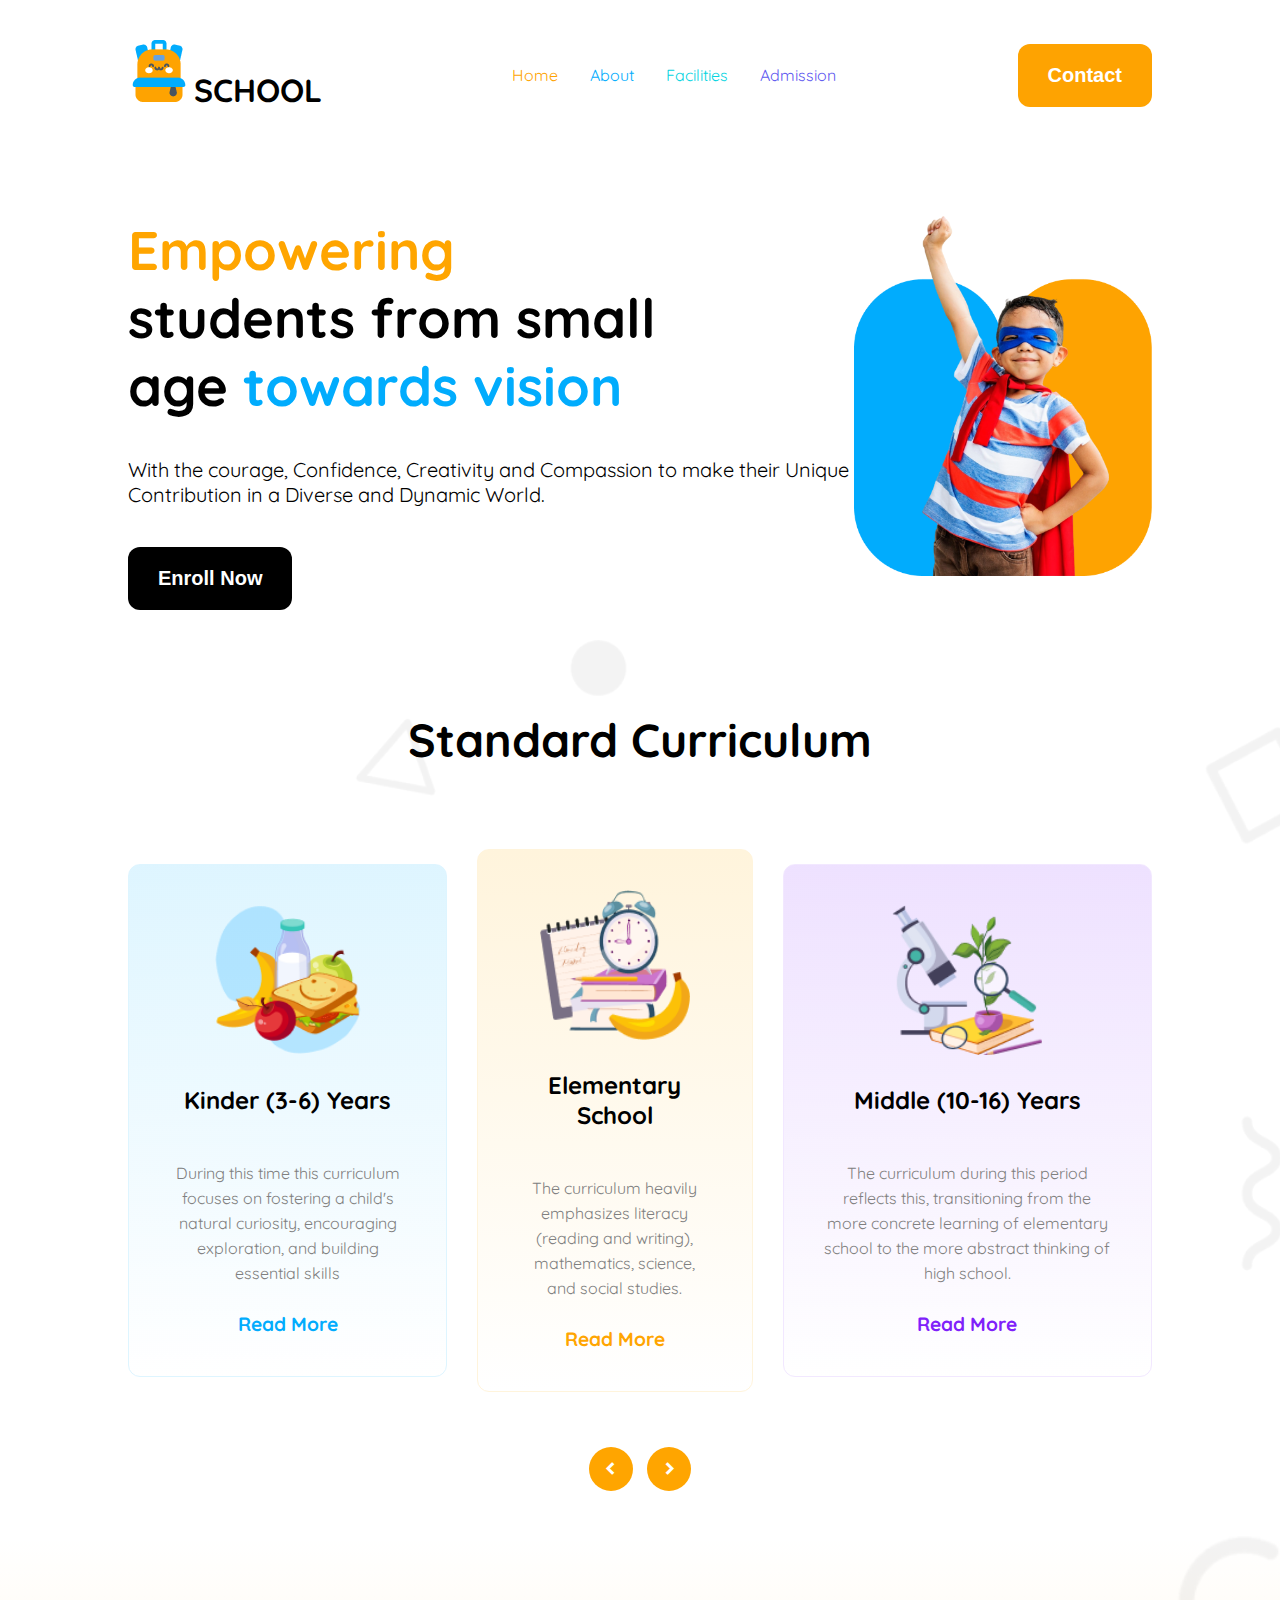
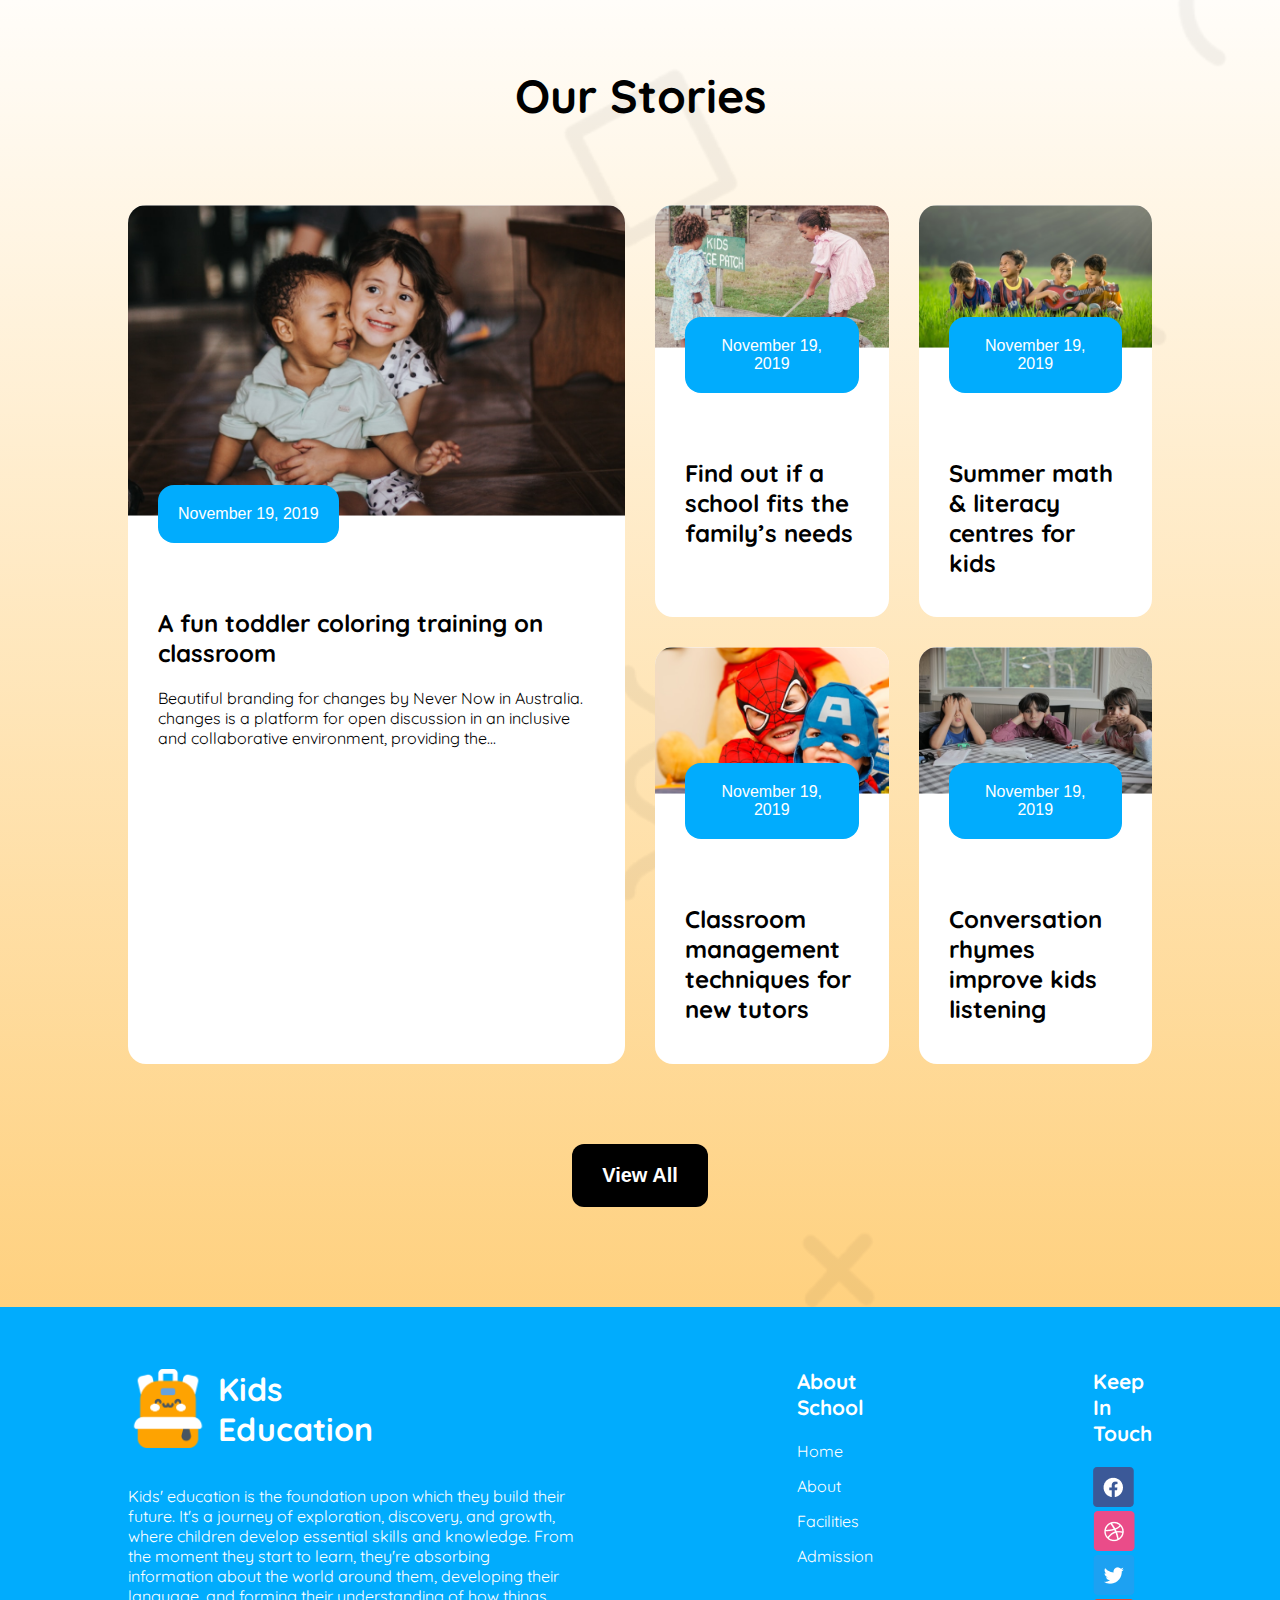
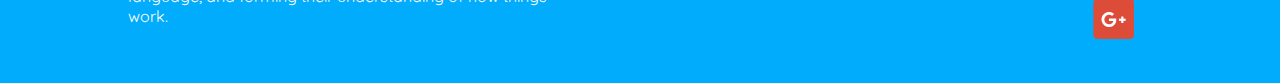
<file: index.html>
<!DOCTYPE html>
<html lang="en">

<head>
    <meta charset="UTF-8">
    <meta name="viewport" content="width=device-width, initial-scale=1.0">
    <title>B11-ASSIGNMENT-2</title>
    <link rel="stylesheet" href="style/kids.css">
    <link href='https://unpkg.com/boxicons@2.1.4/css/boxicons.min.css' rel='stylesheet'>

</head>

<body class="quicksand-font">
    <header>
        <div class="logo">
            <img src="assets/logo.png" alt="">
            <span>SCHOOL</span>
        </div>
        <nav id="navbar">
            <ul class="nav-links">
                <li class="nav-item"><a href="" class="nav-link"><span class="nav-orange">Home</span></a></li>
                <li class="nav-item"><a href="" class="nav-link"><span class="nav-skyblue">About</span></a></li>
                <li class="nav-item"><a href="" class="nav-link"><span class="nav-pest">Facilities</span></a></li>
                <li class="nav-item"><a href="" class="nav-link"><span class="nav-purple">Admission</span></a></li>

            </ul>
        </nav>
        <div class="btn-container">
            <button class="btn-primary">Contact</button>
        </div>
        <div class="menu">

        </div>
    </header>
    <main>
        <section id="banner">
            <div class="banner-container">
                <h1 class="banner-title">
                    <span class="orange">Empowering</span><br>
                    students from small <br> age <span class="skyblue">towards vision</span>
                </h1>
                <p class="banner-description">
                    With the courage, Confidence, Creativity and Compassion to make their Unique Contribution in a
                    Diverse and Dynamic World.
                </p>
                <button class="btn-primary">Enroll Now</button>
            </div>

            <div class="banner-image"><img src="assets/hero-kids.png" alt="">
            </div>

        </section>
        <section id="curriculum">
            <h1 class="section-title">Standard Curriculum</h1>
            <div class="curriculam-container">
                <div class="card-1 car-card">
                    <img src="assets/kinder.png" alt="">
                    <h2>Kinder (3-6) Years</h2>
                    <p>During this time this curriculum focuses on fostering a child's natural curiosity, encouraging exploration, and building essential skills</p>
                    <a href="">Read More</a>
                </div>

                <div class="card-2 car-card">
                    <img src="assets/elementary.png" alt="">
                    <h2>Elementary School</h2>
                    <p>The curriculum heavily emphasizes literacy (reading and writing), mathematics, science, and social studies.</p>
                    <a href="">Read More</a>
                </div>

                <div class="card-3 car-card">
                    <img src="assets/middle.png" alt="">
                    <h2>Middle (10-16) Years</h2>
                    <p>The curriculum during this period reflects this, transitioning from the more concrete learning of elementary school to the more abstract thinking of high school. </p>
                    <a href="">Read More</a>
                </div>
            </div>
            <div class="car-nav">
                <i class='bx bx-chevron-left'></i>
                <i class='bx bx-chevron-right'></i>
            </div>

        </section>
        <section id="stories">
            <h1 class="section-title">Our Stories</h1>
            <div class="stories-container">
                <div class="stories-single s-card">
                    <img src="assets/story-1.png" alt="">
                    <div>
                        <button>November 19, 2019</button>
                        <h2>A fun toddler coloring training on
                            classroom</h2>
                        <p>Beautiful branding for changes by Never Now in Australia.
                            changes is a platform for open discussion in an inclusive and
                            collaborative environment, providing the...</p>
                    </div>
                </div>
                <div class="stories-sub-container">
                    <div class="stories-collage s-card">
                        <img src="assets/story-2.png" alt="">
                        <div>
                            <button>November 19, 2019</button>
                        <h2 class="card-5 title">Find out if a school fits the
                            family’s needs</h2>
                        </div>
                    </div>
                    <div class="stories-collage s-card">
                        <img src="assets/story-3.png" alt="">
                        <div>
                            <button>November 19, 2019</button>
                        <h2 class="card-5 title">Summer math & literacy
                            centres for kids</h2>
                        </div>
                    </div>
                    <div class="stories-collage s-card">
                        <img src="assets/story-4.png" alt="">
                        <div>
                            <button>November 19, 2019</button>
                        <h2 class="card-5 title">Classroom management
                            techniques for new tutors</h2>
                        </div>
                    </div>
                    <div class="stories-collage s-card">
                        <img src="assets/story-5.png" alt="">
                        <div>
                            <button>November 19, 2019</button>
                        <h2 class="card-5 title">Conversation rhymes
                            improve kids listening</h2>
                        </div>
                    </div>
                    
                </div>

            </div>
            <button class="btn-primary">View All</button>
        </section>
    </main>
    <footer>
        <div class="kids-education">
            <div>
                <img src="assets/logo-2.png" alt="">
            <h1>Kids <br>
                Education</h1>
            </div>
            <p>Kids' education is the foundation upon which they build their future. It's a journey of exploration,
                discovery, and growth, where children develop essential skills and knowledge. From the moment they
                start to learn, they're absorbing information about the world around them, developing their
                language, and forming their understanding of how things work.</p>
        </div>

        <div class="about-school">
            <h3>About School</h3>
            <li>Home</li>
                <li>About</li>
                <li>Facilities</li>
                <li>Admission</li>
        </div>
        <div class="keep-in-touch">
            <h3>Keep In Touch</h3>
            <img src="assets/fb.png" alt="">
            <img src="assets/dribble.png" alt="">
            <img src="assets/twitter.png" alt="">
            <img src="assets/google+.png" alt="">
        </div>
    </footer>

</body>

</html>
</file>
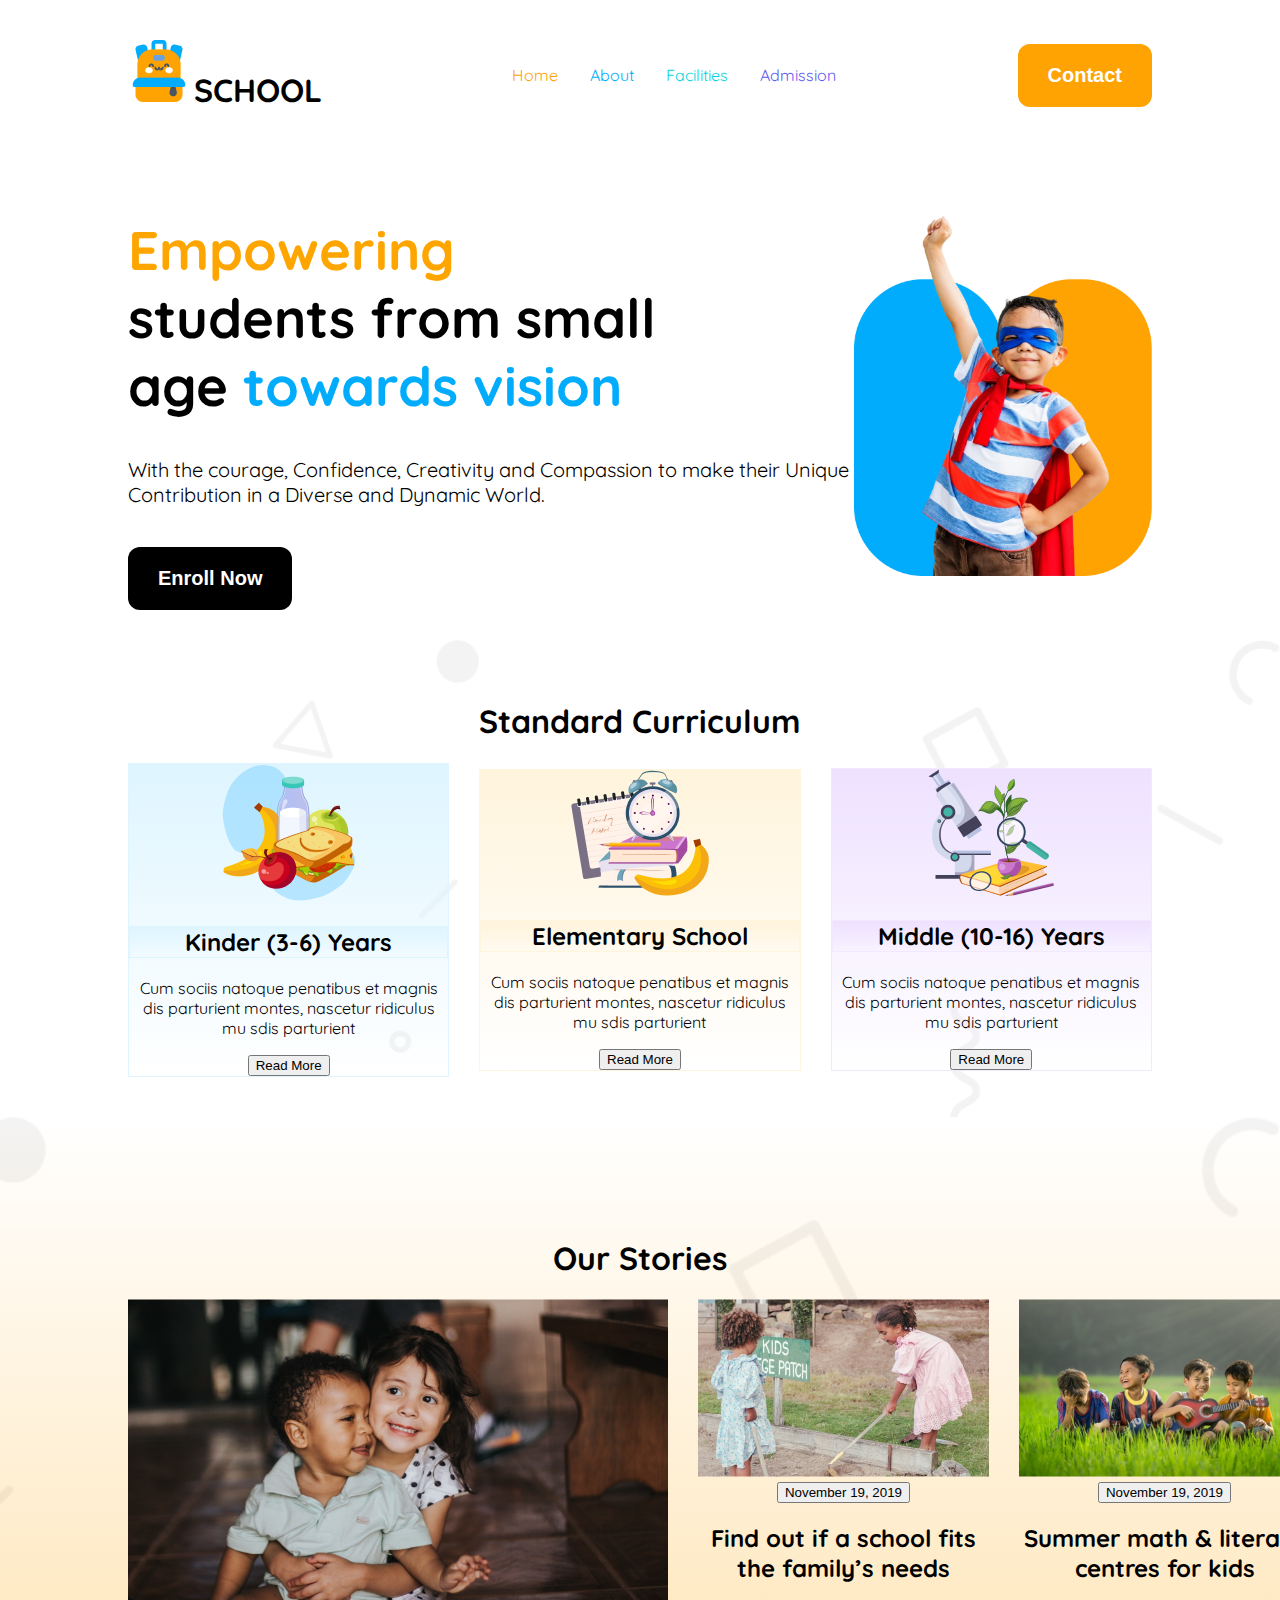
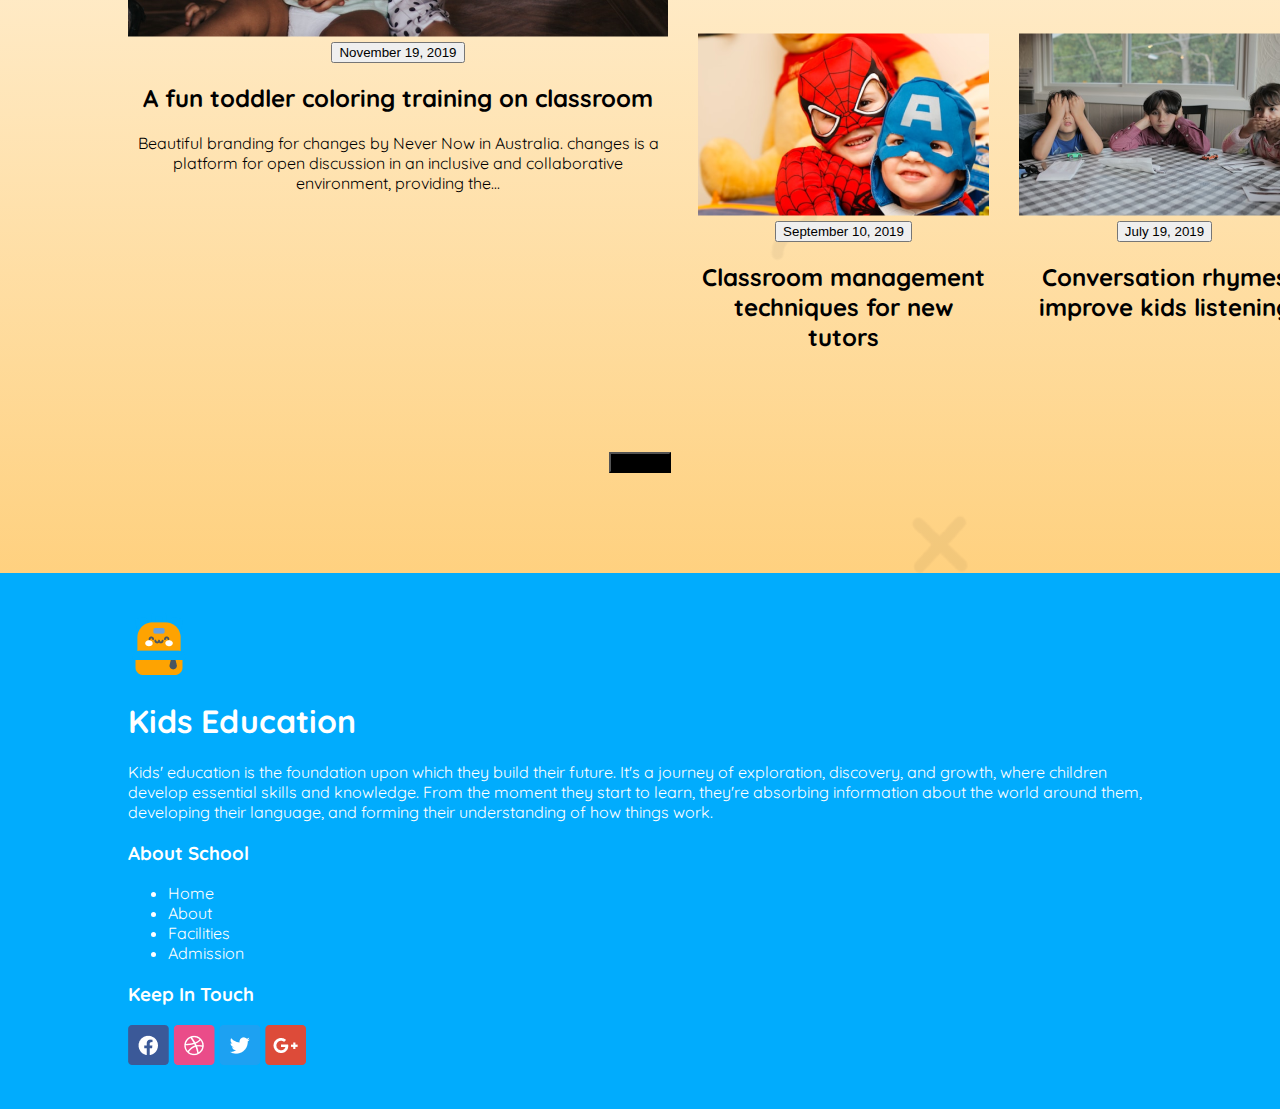
<file: kids.html>
<!DOCTYPE html>
<html lang="en">

<head>
    <meta charset="UTF-8">
    <meta name="viewport" content="width=device-width, initial-scale=1.0">
    <title>B11-ASSIGNMENT-2</title>
    <link rel="stylesheet" href="style/kids.css">
</head>

<body class="quicksand-font">
    <header>
        <div class="logo">
            <img src="assets/logo.png" alt="">
            <span>SCHOOL</span>
        </div>
        <nav id="navbar">
            <ul class="nav-links">
                <li class="nav-item"><a href="" class="nav-link"><span class="nav-orange">Home</span></a></li>
                <li class="nav-item"><a href="" class="nav-link"><span class="nav-skyblue">About</span></a></li>
                <li class="nav-item"><a href="" class="nav-link"><span class="nav-pest">Facilities</span></a></li>
                <li class="nav-item"><a href="" class="nav-link"><span class="nav-purple">Admission</span></a></li>

            </ul>
        </nav>
        <div class="btn-container">
            <button class="btn-primary">Contact</button>
        </div>
        <div class="menu">

        </div>
    </header>
    <main>
        <section id="banner">
            <div class="banner-container">
                <h1 class="banner-title">
                    <span class="orange">Empowering</span><br>
                    students from small <br> age <span class="skyblue">towards vision</span>
                </h1>
                <p class="banner-description">
                    With the courage, Confidence, Creativity and Compassion to make their Unique Contribution in a
                    Diverse and Dynamic World.
                </p>
                <button class="btn-primary">Enroll Now</button>
            </div>

            <div class="banner-image"><img src="assets/hero-kids.png" alt="">
            </div>

        </section>



        <section id="curriculum" class="hide">
            <h1 class="curriculum-title">Standard Curriculum</h1>
            <div class="curriculam-container">


                <div class="card-1">
                    <img src="assets/kinder.png" alt="">
                    <h2 class="card-1 title">Kinder (3-6) Years</h2>
                    <p>Cum sociis natoque penatibus et magnis
                        dis parturient montes, nascetur ridiculus
                        mu sdis parturient</p>
                    <div><button>Read More</button></div>
                </div>

                <div class="card-2">
                    <img src="assets/elementary.png" alt="">
                    <h2 class="card-2 title">Elementary School</h2>
                    <p>Cum sociis natoque penatibus et magnis
                        dis parturient montes, nascetur ridiculus
                        mu sdis parturient</p>
                    <div><button>Read More</button></div>
                </div>

                <div class="card-3">
                    <img src="assets/middle.png" alt="">
                    <h2 class="card-3 title">Middle (10-16) Years</h2>
                    <p>Cum sociis natoque penatibus et magnis
                        dis parturient montes, nascetur ridiculus
                        mu sdis parturient</p>
                    <div><button>Read More</button></div>
                </div>

        </section>
        <section id="stories" class="hide">
            <h1 class="stories title">Our Stories</h1>
            <div class="stories-container">

                <div class="card-4">
                    <img src="assets/story-1.png" alt="">
                    <button>November 19, 2019</button>
                    <h2 class="card-4 title">A fun toddler coloring training on
                        classroom</h2>
                    <p>Beautiful branding for changes by Never Now in Australia.
                        changes is a platform for open discussion in an inclusive and
                        collaborative environment, providing the...</p>
                </div>
                <div class="stories-sub-container">
                    <div class="card-5">
                        <img src="assets/story-2.png" alt="">
                        <button>November 19, 2019</button>
                        <h2 class="card-5 title">Find out if a school fits the
                            family’s needs</h2>

                    </div>
                    <div class="card-6">
                        <img src="assets/story-3.png" alt="">
                        <button>November 19, 2019</button>
                        <h2 class="card-6 title">Summer math & literacy
                            centres for kids</h2>

                    </div>
                    <div class="card-7">
                        <img src="assets/story-4.png" alt="">
                        <button>September 10, 2019</button>
                        <h2 class="card-7 title">Classroom management
                            techniques for new tutors</h2>

                    </div>
                    <div class="card-8">
                        <img src="assets/story-5.png" alt="">
                        <button>July 19, 2019</button>
                        <h2 class="card-8 title">Conversation rhymes
                            improve kids listening</h2>

                    </div>
                </div>

            </div>
            <button>View All</button>
        </section>

    </main>
    <footer class="hide">
        <section id="footer">
            <div class="kids education">
                <img src="assets/logo.png" alt="">
                <h1>Kids
                    Education</h1>
                <p>Kids' education is the foundation upon which they build their future. It's a journey of exploration,
                    discovery, and growth, where children develop essential skills and knowledge. From the moment they
                    start to learn, they're absorbing information about the world around them, developing their
                    language, and forming their understanding of how things work.</p>
            </div>

            <div class="About-School">
                <h3>About School</h3>
                <ul>
                    <li>Home</li>
                    <li>About</li>
                    <li>Facilities</li>
                    <li>Admission</li>
                </ul>
            </div>
            <div class="Keep In Touch">
                <h3>Keep In Touch</h3>
                <img src="assets/fb.png" alt="">
                <img src="assets/dribble.png" alt="">
                <img src="assets/twitter.png" alt="">
                <img src="assets/google+.png" alt="">
            </div>
        </section>


    </footer>

</body>

</html>
</file>
<file: style/kids.css>
@import url('https://fonts.googleapis.com/css2?family=Quicksand:wght@300..700&display=swap');

.quicksand-font{
    font-family: "Quicksand", serif;
    font-optical-sizing: auto;
    font-weight: 400;
    font-style: normal;
  }
  /*Shared Style*/

  :root {
    --primary-color: orange;
    --secondary-color: rgba(1, 172, 253, 1);
    --third-color: rgba(127, 33, 250, 1);
    --paragraph-color: #808080;

  }

  body {
    margin: 0;
    padding: 0;
  }

  .flex {
    display: flex;
  }
  .align {
    align-items: center;
  }
  .justify {
    justify-content: center;
  }

  /* .display-flex{
    display: flex;
  } */
  header{
    display: flex;
    align-items: center;
    justify-content: space-between;
    padding: 40px 10%;
  }

  .menu::before {
    content: "\2630";
    font-size: 2rem;
    font-weight: 700;
  }

  .logo span {
    font-size: 2rem;
    font-weight: 700;
  }
  nav ul li a {
    text-decoration: none;
  }

 
 .btn-primary{
    border-radius: 12px;
    background-color: #FEA301;
    border: none;
    color: white;
    cursor: pointer;
    padding: 20px 30px;
    font-size: 1.25rem;
    font-weight: 700;
    
 }
 .enroll{
    border-radius: 12px;
    background-color: #111111;
    color: #FFFFFF;


 }
  



  /* Header Style */



  /* Navbar related Style */
  .nav-item{
    list-style: none;
    text-decoration: none;
    margin-right: 32px;
    
  }

  .nav-links{
    display: flex;
    justify-items: left;
  }
  .nav-orange{
    color: #FEA301;
  }
  .nav-skyblue{
    color: #01ACFD;
  }
  .nav-pest{
    color: #05D4DF;
  }
  .nav-purple{
    color: #5D58EF;
  }
 

/*banner*/

#banner {
  padding: 30px 10%;
  display: flex;
  align-items: center;
  justify-content: space-between;
}

.banner-image img {
  width: 100%;
}

.banner-title {
  font-size: 3.4rem;
}

.banner-description {
  font-size: 1.25rem;
}

.banner-container button {
  background-color: black;
  margin-top: 20px;
}
.orange {
  color: var(--primary-color);
}

.skyblue {
  color: var(--secondary-color);
}

/* Curriculum */

#curriculum {
  padding: 40px 10%;
  text-align: center;
  background-image: url("../assets/bg.png");
  background-position: top left;
  background-repeat: no-repeat;
  background-size: cover;
}

.curriculam-container {
  display: flex;
  align-items: center;
  justify-content: space-between;
  gap: 30px;
}

.section-title {
  font-size: 2.9rem;
  margin-bottom: 80px;
}

.car-card img {
  width: 150px;
  height: 150px;
}

.car-card {
  padding: 40px;
  border: 1px solid black;
  border-radius: 12px;
  background-color: white;
  display: flex;
  flex-direction: column;
  justify-content: center;
  align-items: center;
  gap: 10px;
}

.car-card p {
  color: var(--paragraph-color);
  font-size: 1rem;
  line-height: 25px;
}

.card-1 {
  background-image: linear-gradient(to bottom, rgba(222, 245, 255, 1), rgba(255, 255, 255, 0));
  border: 1px solid rgba(222, 245, 255, 1);
}

.card-2 {
  background-image: linear-gradient(to bottom, rgba(255, 244, 220, 1), rgba(255, 255, 255, 0));
  border: 1px solid rgba(255, 244, 220, 1);
}

.card-3 {
  background-image: linear-gradient(to bottom, rgba(238, 225, 255, 1), rgba(255, 255, 255, 0));
  border: 1px solid rgba(242, 232, 255, 1);
}

.car-card a {
  text-decoration: none;
  font-size: 1.2rem;
  font-weight: 700;

}

.card-1 a {
  color: var(--secondary-color);
}

.card-2 a {
  color: var(--primary-color);
}

.card-3 a {
  color: var(--third-color);
}

.car-nav i {
  padding: 10px;
  margin: 5px;
  background-color: var(--primary-color);
  color: white;
  font-size: 1.5rem;
  font-weight: 700;
  border-radius: 50%;
}

.car-nav {
  margin-top: 50px;
}

/* Stories */

#stories {
  padding: 100px 10%;
  background-image: url("../assets/bg.png"), linear-gradient(to top, rgba(254, 163, 1, .5), rgba(255, 255, 255, 0));
  background-position: top right;
  background-size: cover;
  background-repeat: no-repeat;
  text-align: center;
}
.stories-container {
  display: grid;
  grid-template-columns: repeat(2, 1fr);
  gap: 30px;
}

.stories-sub-container {
  display: grid;
  grid-template-columns: repeat(2, 1fr);
  gap: 30px;
}

.s-card img {
  width: 100%;
}

.s-card {
  border-radius: 18px;
  overflow: hidden;
  background-color: white;
  text-align: left;
  position: relative;
  
}

.s-card>div {
  padding: 10px 30px 20px;
}

#stories>button {
  background-color: black;
  margin-top: 80px;
}

.s-card button {
  position: relative;
  top: -45px;
  background-color: #01ACFD;
  padding: 20px;
  color: white;
  border-radius: 16px;
  border: none;
  font-size: 1rem;

}

/* Footer */

footer {
  display: flex;
  align-items: flex-start;
  justify-content: flex-start;
  gap: 220px;
  background-color: var(--secondary-color);
  padding: 40px 10%;
  color: white;
}

.kids-education {
  max-width: 550px;
}

.kids-education img {
  width: 80px;
}

.kids-education>div {
  display: flex;
  align-items: center;
  justify-content: flex-start;
  gap: 10px;
}

.about-school h3, .keep-in-touch h3 {
  font-size: 1.3rem;
  
}

.about-school li {
  list-style: none;
  margin-bottom: 15px;
}




/* card related style */


  @media screen and (max-width:576px) {
    nav, .btn-container {
      display: none;
    }
    .menu {
      display: block;
    }
    .logo span {
      display: none;
    }
    header {
      border-bottom: 2px solid #FEA301;
    }

    #banner {
      flex-direction: column-reverse;
    }
    .banner-container {
      text-align: center;
    }

    .curriculam-container {
      flex-direction: column;
    }

    .car-nav {
      display: none;
    }
    .stories-container {
      grid-template-columns: repeat(1, 1fr);
    }

    .stories-single {
      display: none;
    }
    #stories {
      padding: 30px 3%;
    }

    footer {
      flex-direction: column;
      gap: 40px;
    }


  }

  @media screen and  (min-width:993px) {
    .menu {
      display: none;
    }
    
  }
</file>
